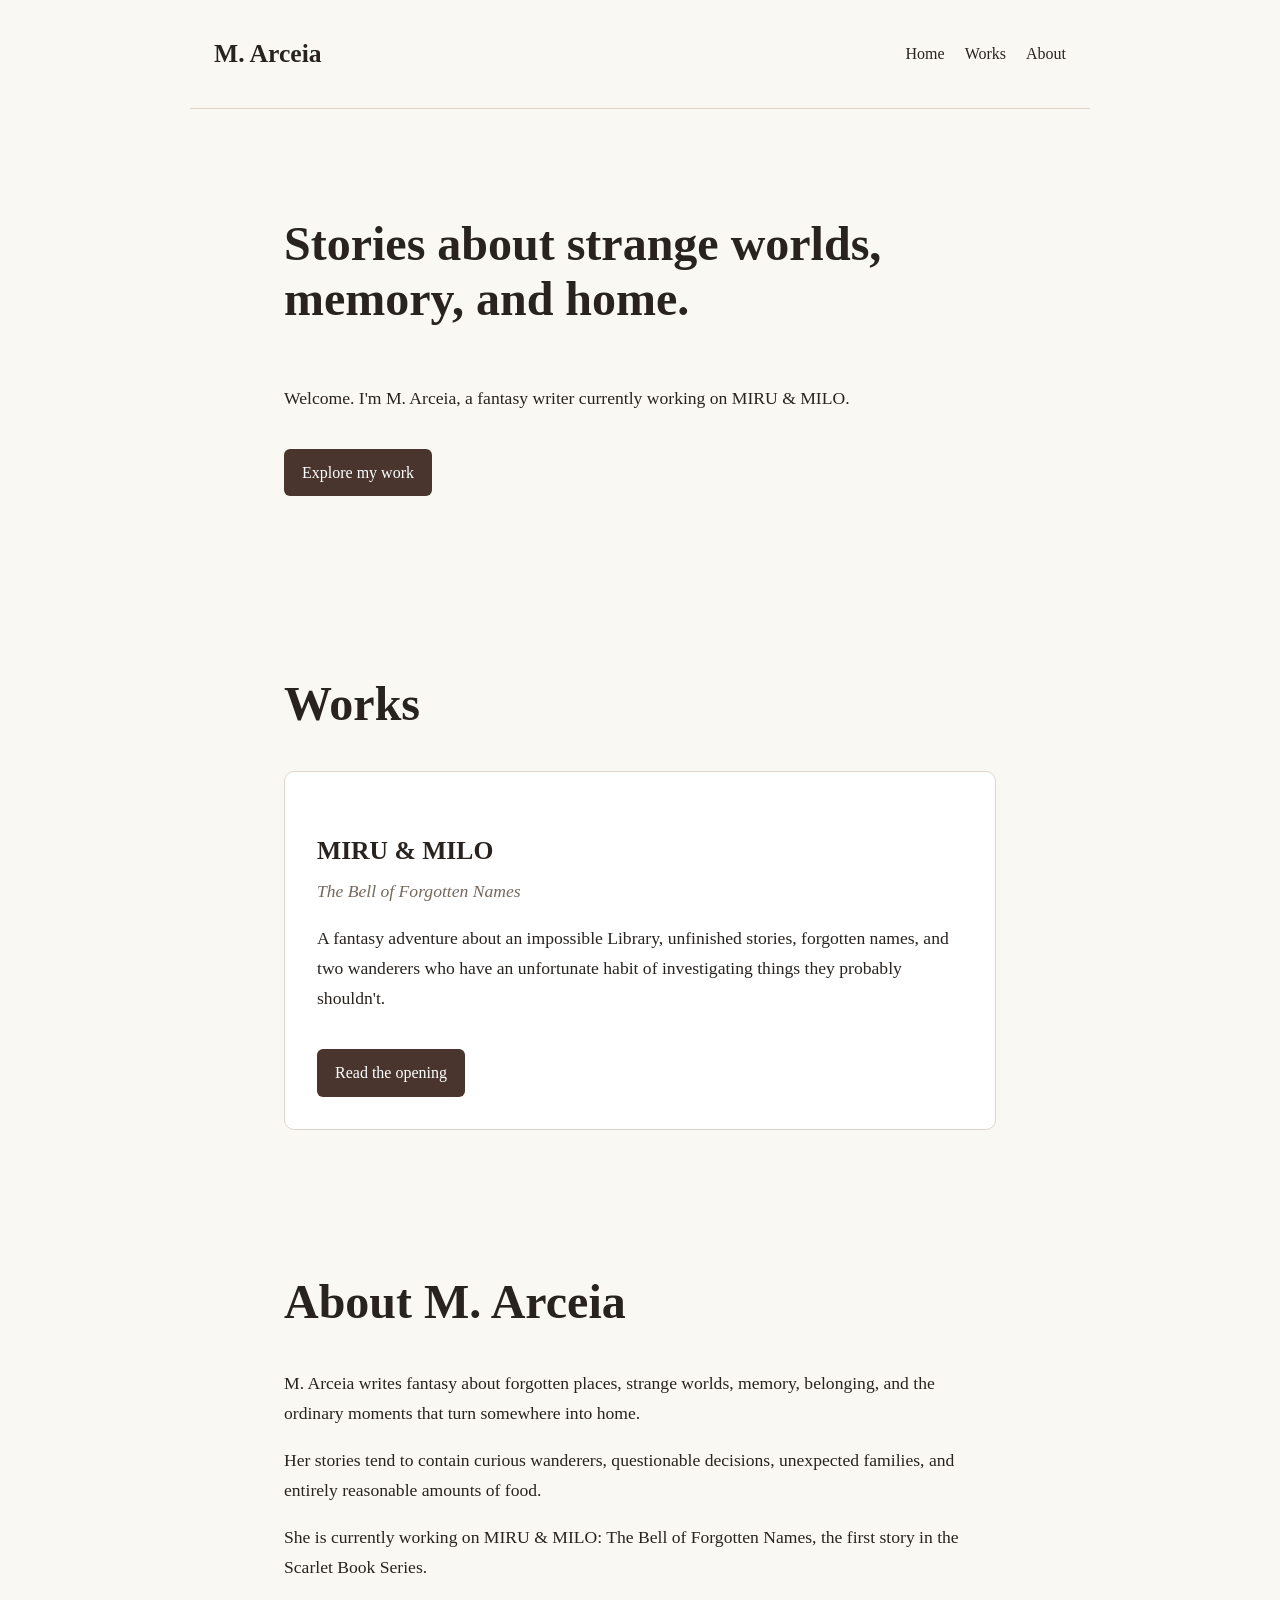
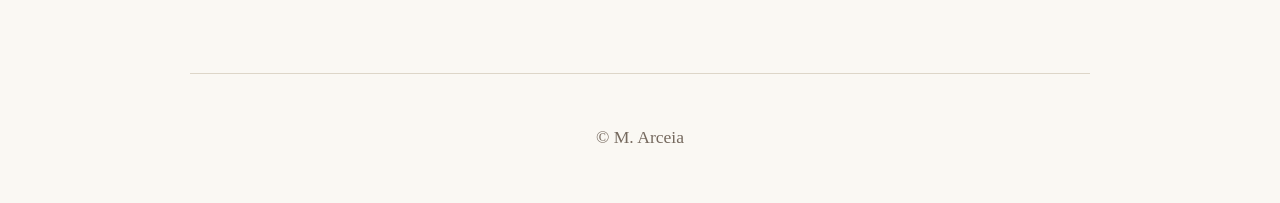
<file: index.html>
<!DOCTYPE html>
<html lang="en">
<head>
    <meta charset="UTF-8">

    <meta
        name="viewport"
        content="width=device-width, initial-scale=1.0"
    >

    <title>M. Arceia</title>

    <link rel="stylesheet" href="style.css">
</head>

<body>

    <header>
        <h1>M. Arceia</h1>

        <nav>
            <a href="#home">Home</a>
            <a href="#works">Works</a>
            <a href="#about">About</a>
        </nav>
    </header>

    <main>

        <section id="home">
            <h2>Stories about strange worlds, memory, and home.</h2>

            <p>
                Welcome. I'm M. Arceia, a fantasy writer currently
                working on MIRU &amp; MILO.
            </p>

            <a class="button" href="#works">
                Explore my work
            </a>
        </section>

        <section id="works">
            <h2>Works</h2>

            <article class="book">
                <h3>MIRU &amp; MILO</h3>

                <p class="subtitle">
                    The Bell of Forgotten Names
                </p>

                <p>
                    A fantasy adventure about an impossible Library,
                    unfinished stories, forgotten names, and two
                    wanderers who have an unfortunate habit of
                    investigating things they probably shouldn't.
                </p>

                <a class="button" href="miru-and-milo.html">
                    Read the opening
                </a>
            </article>
        </section>

        <section id="about">
            <h2>About M. Arceia</h2>

            <p>
                M. Arceia writes fantasy about forgotten places, strange worlds, memory, belonging, and the ordinary moments that turn somewhere into home.
            </p>
            <p>Her stories tend to contain curious wanderers, questionable decisions, unexpected families, and entirely reasonable amounts of food.</p>
            <p>She is currently working on MIRU & MILO: The Bell of Forgotten Names, the first story in the Scarlet Book Series.</p>
        </section>

    </main>

    <footer>
        <p>&copy; M. Arceia</p>
    </footer>

</body>
</html>
</file>
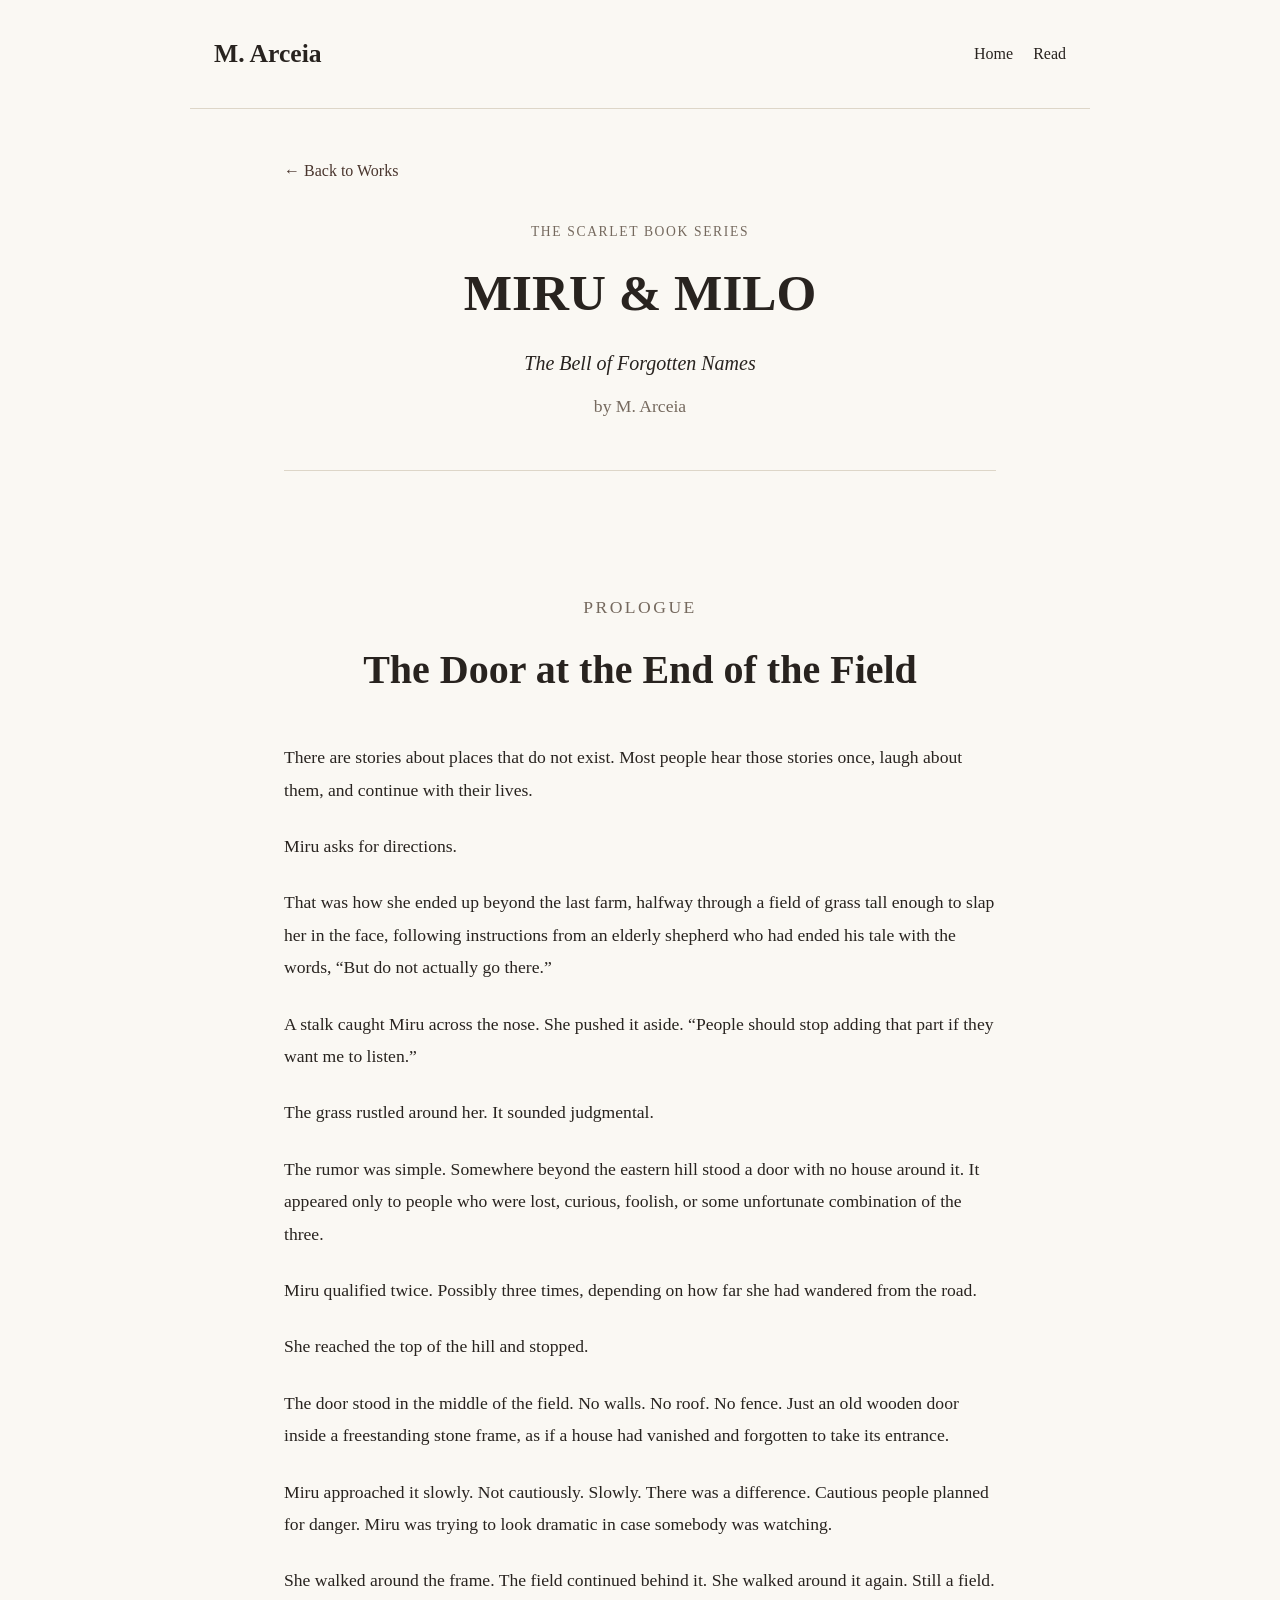
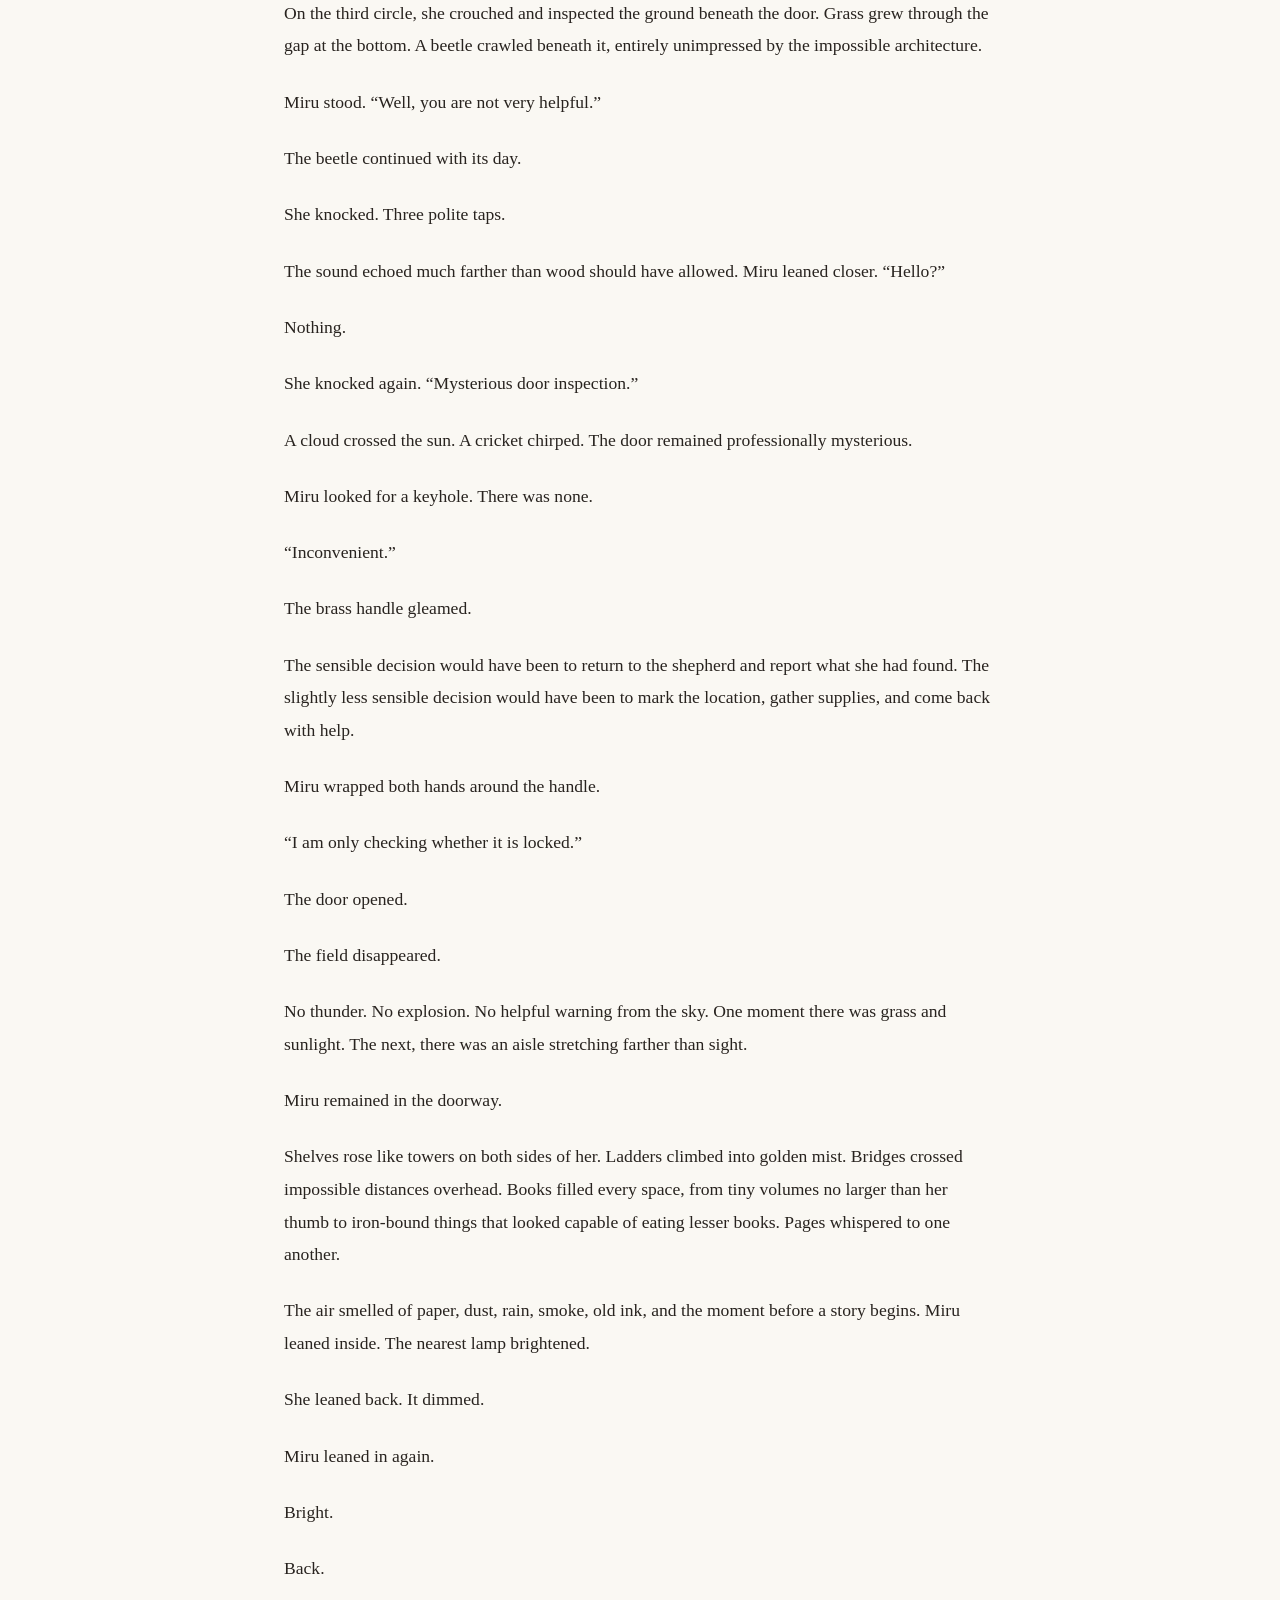
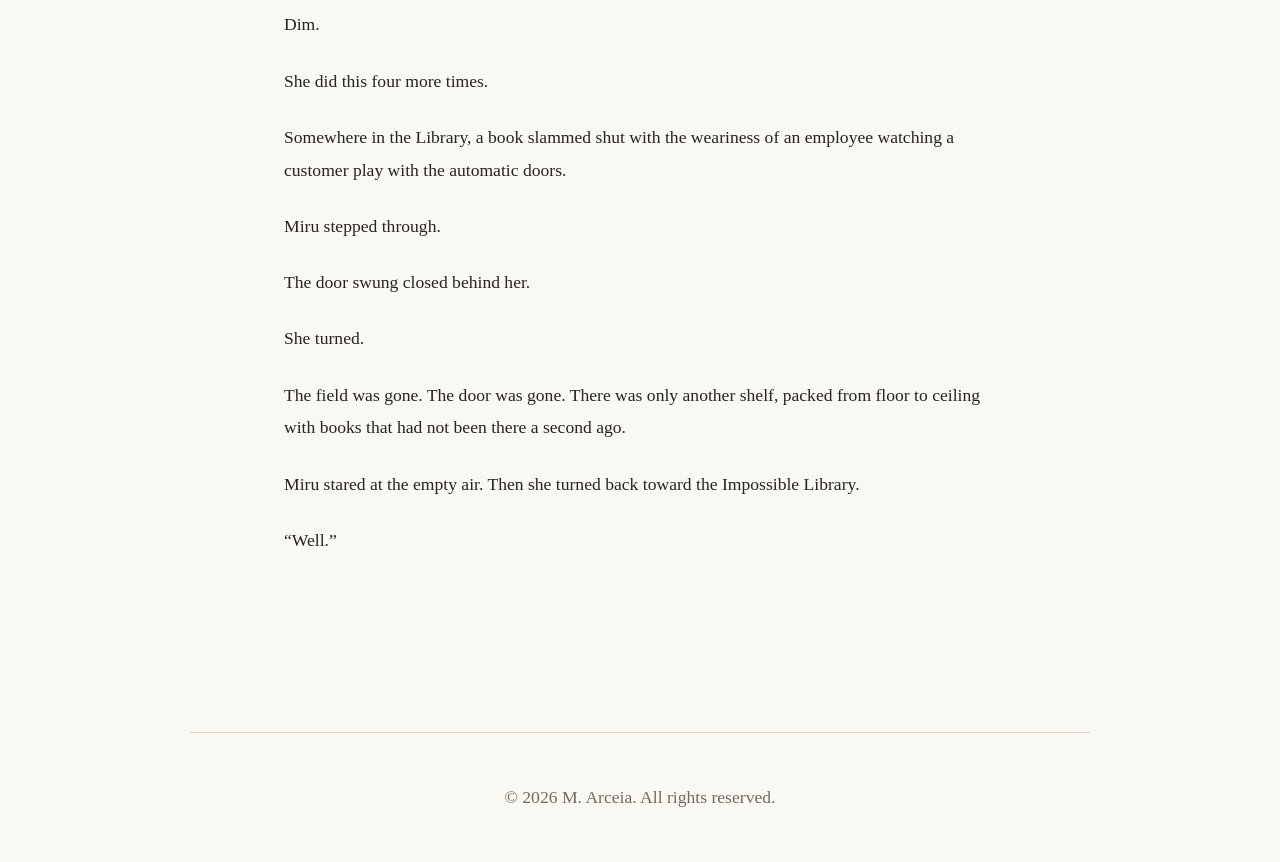
<file: miru-and-milo.html>
<!DOCTYPE html>
<html lang="en">
<head>
    <meta charset="UTF-8">

    <meta
        name="viewport"
        content="width=device-width, initial-scale=1.0"
    >

    <title>MIRU & MILO | M. Arceia</title>

    <link rel="stylesheet" href="style.css">
</head>

<body>

    <header>
        <h1>M. Arceia</h1>

        <nav>
            <a href="index.html">Home</a>
            <a href="miru-and-milo.html">Read</a>
        </nav>
    </header>

    <main class="reader">

        <a class="back-link" href="index.html">
            ← Back to Works
        </a>

        <article class="manuscript">

            <header class="story-header">
                <p class="series">The Scarlet Book Series</p>

                <h1>MIRU &amp; MILO</h1>

                <p class="story-title">
                    The Bell of Forgotten Names
                </p>

                <p class="author">by M. Arceia</p>
            </header>

            <hr>

            <section class="chapter">
                <p class="chapter-label">Prologue</p>

                <h2>The Door at the End of the Field</h2>

                <!-- Story starts here -->

                <p>
                    There are stories about places that do not exist. Most people hear those stories once, laugh about them, and continue with their lives.
                </p>
                <p>Miru asks for directions.</p>
                <p>
                    That was how she ended up beyond the last farm, halfway through a field of grass tall enough to slap her in the face, following instructions from an elderly shepherd who had ended his tale with the words, “But do not actually go there.”
                </p>
                <p>A stalk caught Miru across the nose. She pushed it aside. “People should stop adding that part if they want me to listen.”</p>
                <p>The grass rustled around her. It sounded judgmental.</p>
                <p>The rumor was simple. Somewhere beyond the eastern hill stood a door with no house around it. It appeared only to people who were lost, curious, foolish, or some unfortunate combination of the three.
</p>
                <p>Miru qualified twice. Possibly three times, depending on how far she had wandered from the road.
</p>
                <p>She reached the top of the hill and stopped.</p>
                <p>The door stood in the middle of the field. No walls. No roof. No fence. Just an old wooden door inside a freestanding stone frame, as if a house had vanished and forgotten to take its entrance.</p>
                <p>Miru approached it slowly. Not cautiously. Slowly. There was a difference. Cautious people planned for danger. Miru was trying to look dramatic in case somebody was watching.</p>
                <p>She walked around the frame. The field continued behind it. She walked around it again. Still a field. On the third circle, she crouched and inspected the ground beneath the door. Grass grew through the gap at the bottom. A beetle crawled beneath it, entirely unimpressed by the impossible architecture.</p>
                <p>Miru stood. “Well, you are not very helpful.”</p>
                <p>The beetle continued with its day.</p>
                <p>She knocked. Three polite taps.</p>
                <p>The sound echoed much farther than wood should have allowed.
Miru leaned closer. “Hello?”</p>
                <p>Nothing.</p>
                <p>She knocked again. “Mysterious door inspection.”</p>
                <p>A cloud crossed the sun. A cricket chirped. The door remained professionally mysterious.</p>
                <p>Miru looked for a keyhole. There was none.</p>
                <p>“Inconvenient.”</p>
                <p>The brass handle gleamed.</p>
                <p>The sensible decision would have been to return to the shepherd and report what she had found. The slightly less sensible decision would have been to mark the location, gather supplies, and come back with help.</p>
                <p>Miru wrapped both hands around the handle.</p>
                <p>“I am only checking whether it is locked.”</p>
                <p>The door opened.</p>
                <p>The field disappeared.</p>
                <p>No thunder. No explosion. No helpful warning from the sky. One moment there was grass and sunlight. The next, there was an aisle stretching farther than sight.</p>
                <p>Miru remained in the doorway.</p>
                <p>Shelves rose like towers on both sides of her. Ladders climbed into golden mist. Bridges crossed impossible distances overhead. Books filled every space, from tiny volumes no larger than her thumb to iron-bound things that looked capable of eating lesser books. Pages whispered to one another.</p>
                <p>The air smelled of paper, dust, rain, smoke, old ink, and the moment before a story begins.
Miru leaned inside. The nearest lamp brightened.</p>
                <p>She leaned back. It dimmed.</p>
                <p>Miru leaned in again.</p>
<p>Bright.</p>
<p>Back.</p>
<p>Dim.</p>
<p>She did this four more times.</p>
<p>Somewhere in the Library, a book slammed shut with the weariness of an employee watching a customer play with the automatic doors.</p>
<p>Miru stepped through.</p>
<p>The door swung closed behind her.</p>
<p>She turned.</p>
<p>The field was gone. The door was gone. There was only another shelf, packed from floor to ceiling with books that had not been there a second ago.</p>
<p>Miru stared at the empty air. Then she turned back toward the Impossible Library.</p>
<p>“Well.”</p>
            </section>

        </article>

    </main>

    <footer>
        <p class="copyright">
    © 2026 M. Arceia. All rights reserved.
</p>
    </footer>

</body>
</html>
</file>
<file: style.css>
* {
    box-sizing: border-box;
}

html {
    scroll-behavior: smooth;
}

body {
    margin: 0;
    background: #faf8f3;
    color: #28231f;

    font-family:
        Georgia,
        "Times New Roman",
        serif;

    line-height: 1.7;
}

/* Header */

header {
    max-width: 900px;
    margin: auto;
    padding: 32px 24px;

    display: flex;
    justify-content: space-between;
    align-items: center;

    border-bottom: 1px solid #ddd6c8;
}

header h1 {
    margin: 0;
    font-size: 1.6rem;
}

nav {
    display: flex;
    gap: 20px;
}

nav a {
    color: #28231f;
    text-decoration: none;
}

nav a:hover {
    text-decoration: underline;
}

/* Main */

main {
    max-width: 760px;
    margin: auto;
    padding: 0 24px;
}

section {
    padding: 72px 0;
}

#home {
    min-height: 55vh;

    display: flex;
    flex-direction: column;
    justify-content: center;
}

h2 {
    font-size: clamp(2rem, 5vw, 3rem);
    line-height: 1.15;

    margin-top: 0;
}

h3 {
    font-size: 1.6rem;
    margin-bottom: 4px;
}

p {
    font-size: 1.1rem;
}

/* Book card */

.book {
    margin-top: 32px;
    padding: 32px;

    background: white;

    border: 1px solid #ddd6c8;
    border-radius: 10px;
}

.subtitle {
    margin-top: 0;
    color: #75695e;
    font-style: italic;
}

/* Buttons */

.button {
    display: inline-block;
    align-self: flex-start;

    margin-top: 18px;
    padding: 10px 18px;

    color: white;
    background: #49352d;

    text-decoration: none;
    border-radius: 6px;
}

.button:hover {
    background: #2f211c;
}

/* Footer */

footer {
    max-width: 900px;
    margin: auto;

    padding: 32px 24px;

    border-top: 1px solid #ddd6c8;

    text-align: center;
    color: #75695e;
}

/* Phone layout */

@media (max-width: 600px) {

    header {
        flex-direction: column;
        align-items: flex-start;
        gap: 14px;

        padding: 24px 18px;
    }

    nav {
        gap: 14px;
        flex-wrap: wrap;
    }

    main {
        padding: 0 18px;
    }

    section {
        padding: 48px 0;
    }

    #home {
        min-height: auto;
        padding-top: 64px;
        padding-bottom: 64px;
    }

    .book {
        padding: 22px;
    }

    p {
        font-size: 1rem;
    }
}
/* Reading page */

.reader {
    max-width: 760px;
    margin: 0 auto;
    padding: 48px 24px 80px;
}

.manuscript {
    margin-top: 36px;
}

.story-header {
    text-align: center;
    border: 0;
    padding: 0;
}
.story-header {
    display: flex;
    flex-direction: column;
    align-items: center;
    justify-content: center;

    text-align: center;

    border: 0;
    padding: 0;
    margin-bottom: 40px;
}

.story-header h1 {
    margin: 8px 0;
    font-size: clamp(2rem, 6vw, 3.2rem);
}

.story-header .series {
    margin: 0;
}

.story-header .story-title {
    margin: 4px 0;
}

.story-header .author {
    margin: 8px 0 0;
}

.story-header h1 {
    font-size: clamp(2rem, 6vw, 3.2rem);
    margin: 6px 0;
}

.series {
    text-transform: uppercase;
    letter-spacing: 0.12em;
    color: #75695e;
    font-size: 0.85rem;
}

.story-title {
    font-size: 1.25rem;
    font-style: italic;
    margin: 0;
}

.author {
    color: #75695e;
}

.manuscript hr {
    border: 0;
    border-top: 1px solid #ddd6c8;
    margin: 48px 0;
}

.chapter-label {
    text-align: center;
    text-transform: uppercase;
    letter-spacing: 0.14em;
    color: #75695e;
    font-size: 0.85rem;
    margin-bottom: 6px;
}

.chapter h2 {
    text-align: center;
    font-size: clamp(1.8rem, 5vw, 2.5rem);
    margin-top: 0;
    margin-bottom: 48px;
}

.chapter p {
    font-size: 1.1rem;
    line-height: 1.85;
    margin: 0 0 1.35em;
}

.back-link {
    color: #49352d;
    text-decoration: none;
}

.back-link:hover {
    text-decoration: underline;
}

@media (max-width: 600px) {

    .reader {
        padding: 32px 18px 64px;
    }

    .chapter p {
        font-size: 1rem;
        line-height: 1.75;
    }

    .chapter h2 {
        margin-bottom: 36px;
    }
}
</file>
